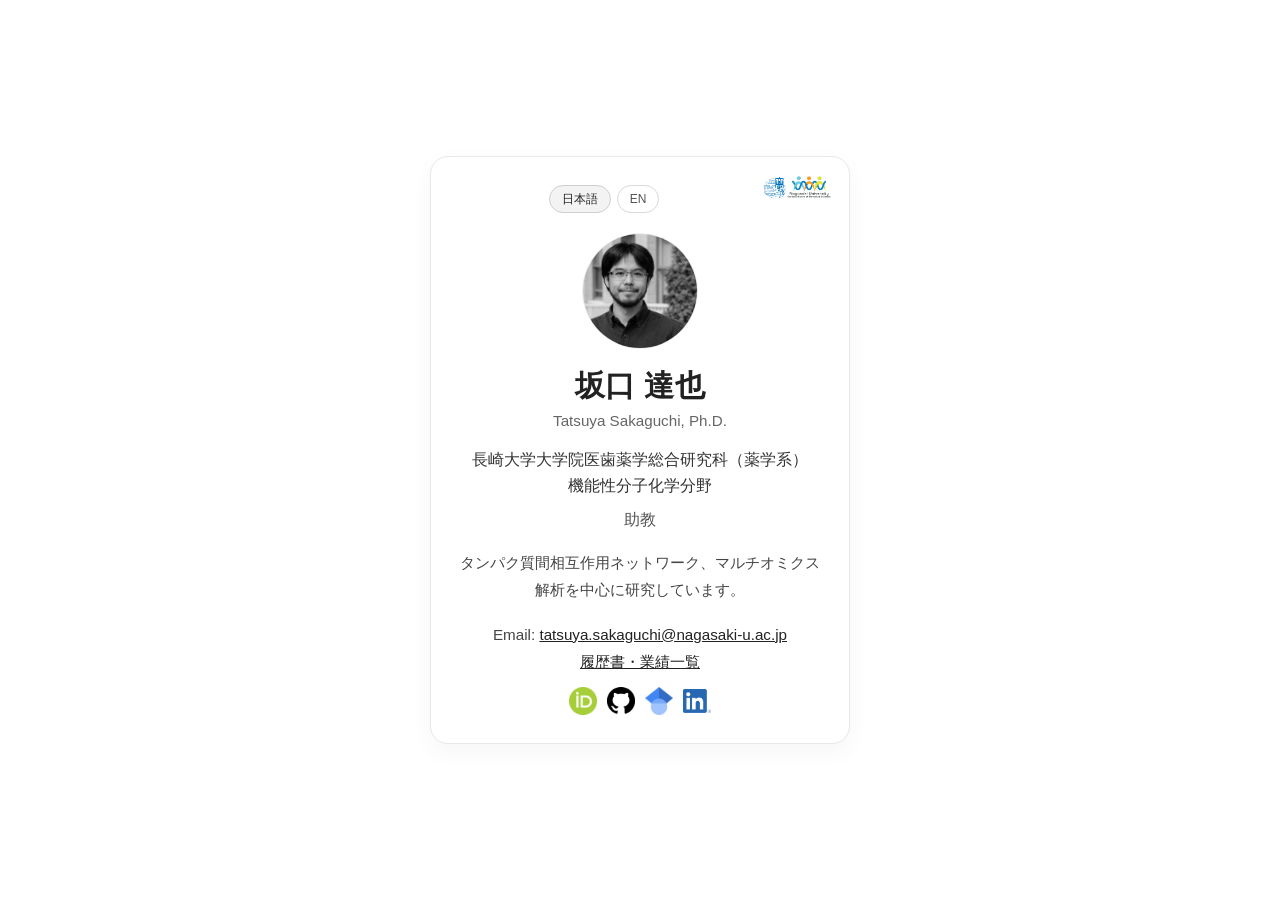
<file: index.html>
<!DOCTYPE html>
<html lang="ja">

<head>
    <meta charset="UTF-8">
    <meta name="viewport" content="width=device-width, initial-scale=1.0">
    <title>Tatsuya Sakaguchi</title>
    <meta name="description" content="Personal academic card site">
    <link rel="stylesheet" href="style.css">
    <!-- favicon -->
    <link rel="icon" href="images/favicon.png">

    <!-- SNS preview (Open Graph) -->
    <meta property="og:title" content="Tatsuya Sakaguchi">
    <meta property="og:type" content="website">
    <meta property="og:image" content="images/profile.png">
</head>

<body>
    <main class="page">
        <section class="card">
            <img src="images/logo.png" alt="Institution logo" class="logo" loading="lazy">

            <div class="lang-switch" aria-label="Language switch">
                <button id="jaBtn" class="lang-btn active" type="button">日本語</button>
                <button id="enBtn" class="lang-btn" type="button">EN</button>
            </div>

            <img src="images/profile.png" alt="Profile photo" class="profile" loading="lazy">

            <div class="content lang-ja">
                <h1 class="name">坂口 達也</h1>
                <p class="name-sub">Tatsuya Sakaguchi, Ph.D.</p>

                <p class="affiliation">
                    長崎大学大学院医歯薬学総合研究科（薬学系）<br>
                    機能性分子化学分野
                </p>

                <p class="role">
                    助教
                </p>

                <p class="intro">
                    タンパク質間相互作用ネットワーク、マルチオミクス解析を中心に研究しています。
                </p>

                <p class="email">Email: <a
                        href="mailto:tatsuya.sakaguchi@nagasaki-u.ac.jp">tatsuya.sakaguchi@nagasaki-u.ac.jp</a></p>
                <p class="cv-link"><a href="cv.html">履歴書・業績一覧</a></p>
            </div>

            <div class="content lang-en hidden">
                <h1 class="name">Tatsuya Sakaguchi</h1>
                <p class="name-sub">Ph.D.</p>

                <p class="affiliation">
                    Division of Chemistry of Functional Molecules,<br>
                    Graduate School of Biomedical Science<br>
                    Nagasaki University
                </p>

                <p class="role">
                    Assistant Professor
                </p>

                <p class="intro">
                    My research focuses on protein–protein interaction networks and multi-omics analyses.
                </p>

                <p class="email">Email: <a
                        href="mailto:tatsuya.sakaguchi@nagasaki-u.ac.jp">tatsuya.sakaguchi@nagasaki-u.ac.jp</a></p>
                <p class="cv-link"><a href="cv.html">CV &amp; Bibliography</a></p>

            </div>

            <div class="social-links">
                <a href="https://orcid.org/0000-0002-5899-9297" target="_blank" aria-label="ORCID" title="ORCID">
                    <img src="images/orcid.png" alt="ORCID">
                </a>
                <a href="https://github.com/ttyskg" target="_blank" aria-label="GitHub" title="GitHub">
                    <img src="images/github.png" alt="GitHub">
                </a>
                <a href="https://scholar.google.co.jp/citations?user=iegt9uoAAAAJ" target="_blank"
                    aria-label="Google Scholar" title="Google Scholar">
                    <img src="images/google-scholar.png" alt="Google Scholar">
                </a>
                <a href="https://www.linkedin.com/in/tatsuya-sakauchi" target="_blank" aria-label="LinkedIn"
                    title="LinkedIn">
                    <img src="images/linkedin.png" alt="LinkedIn">
                </a>
            </div>
        </section>
    </main>

    <script src="script.js"></script>
</body>

</html>
</file>
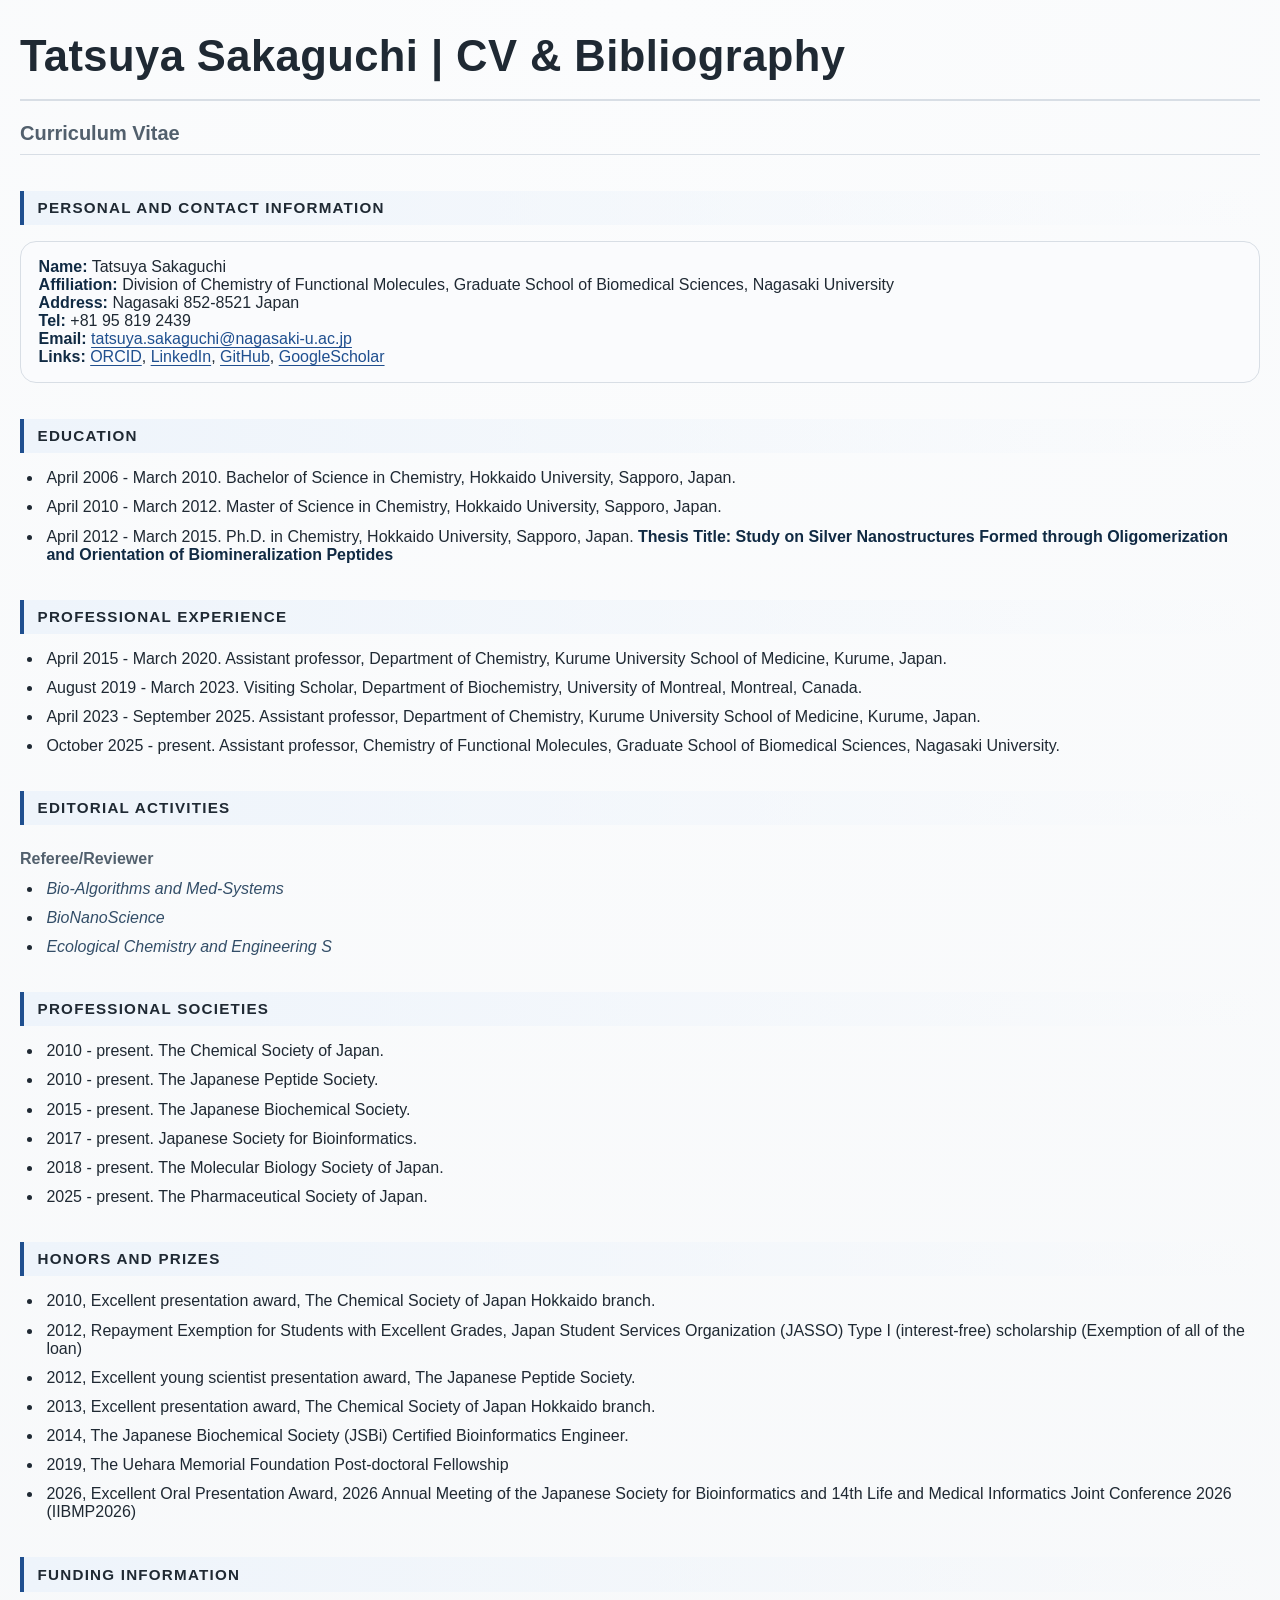
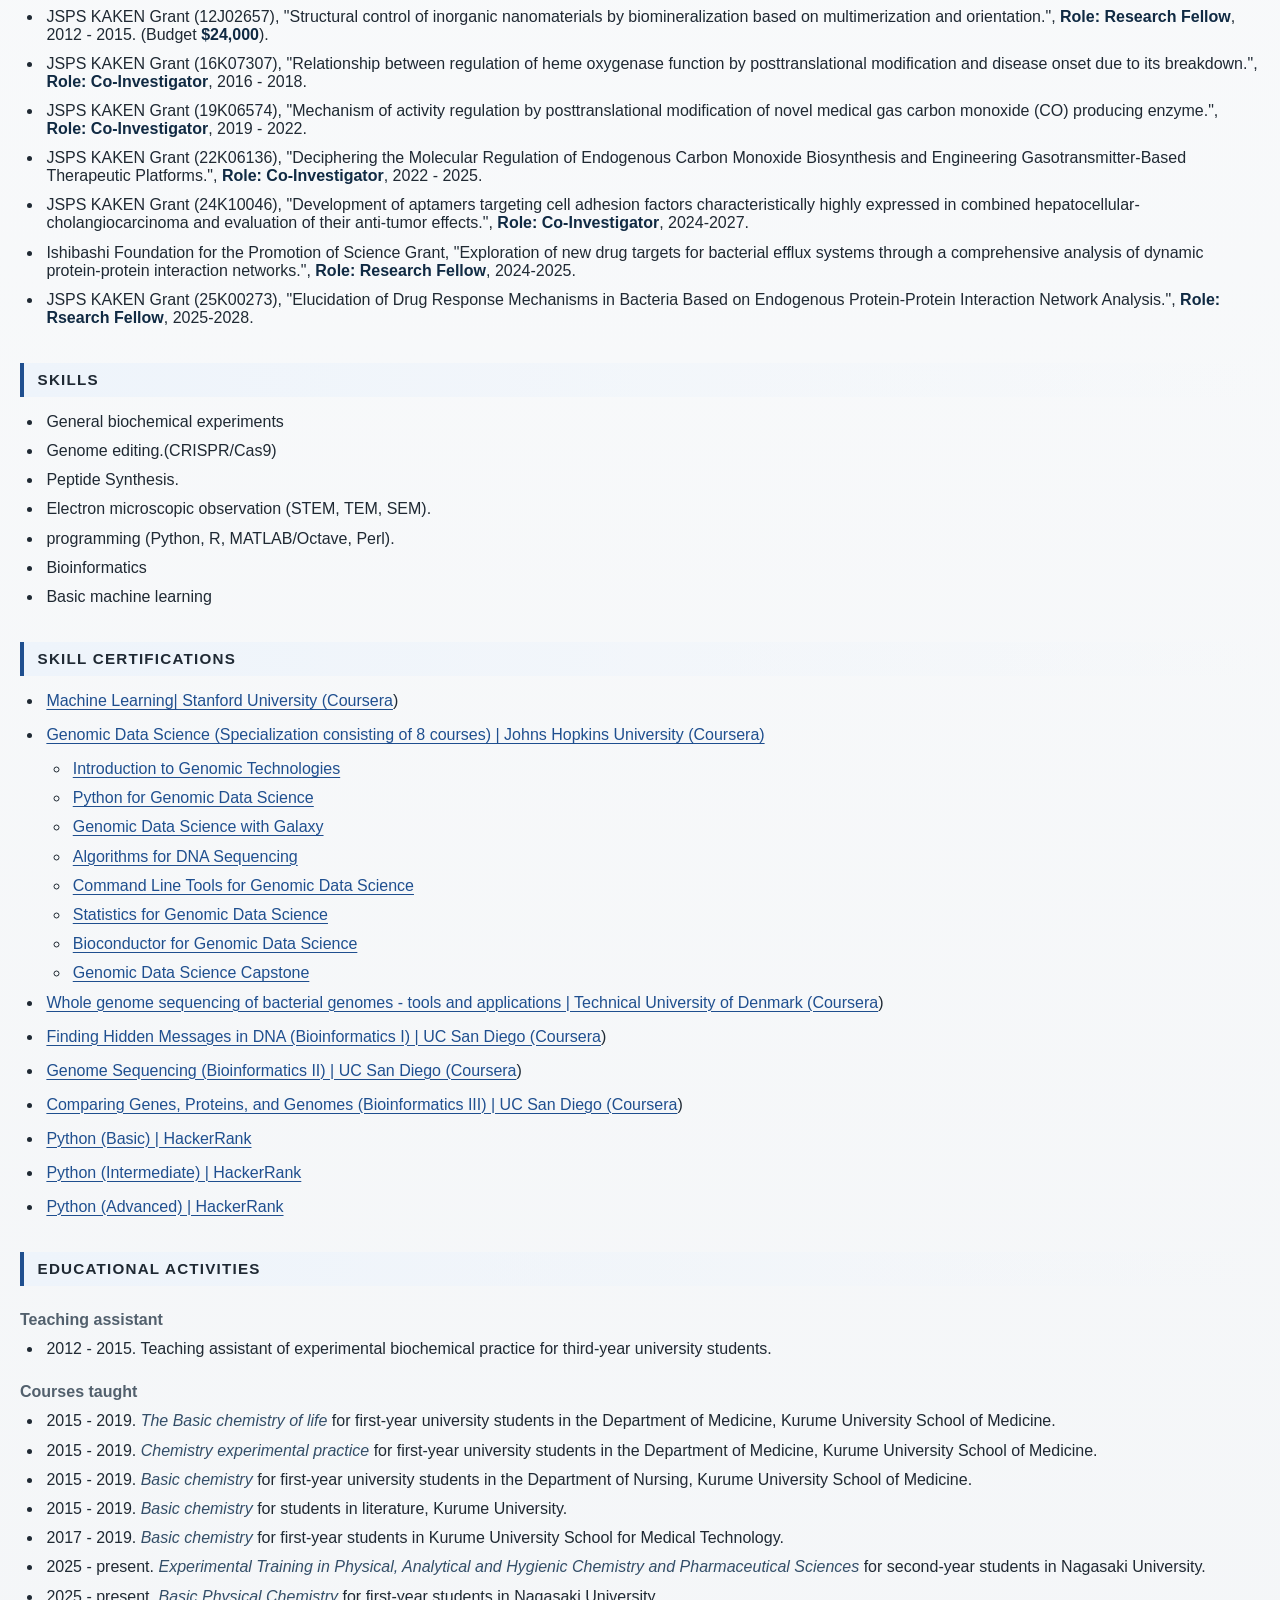
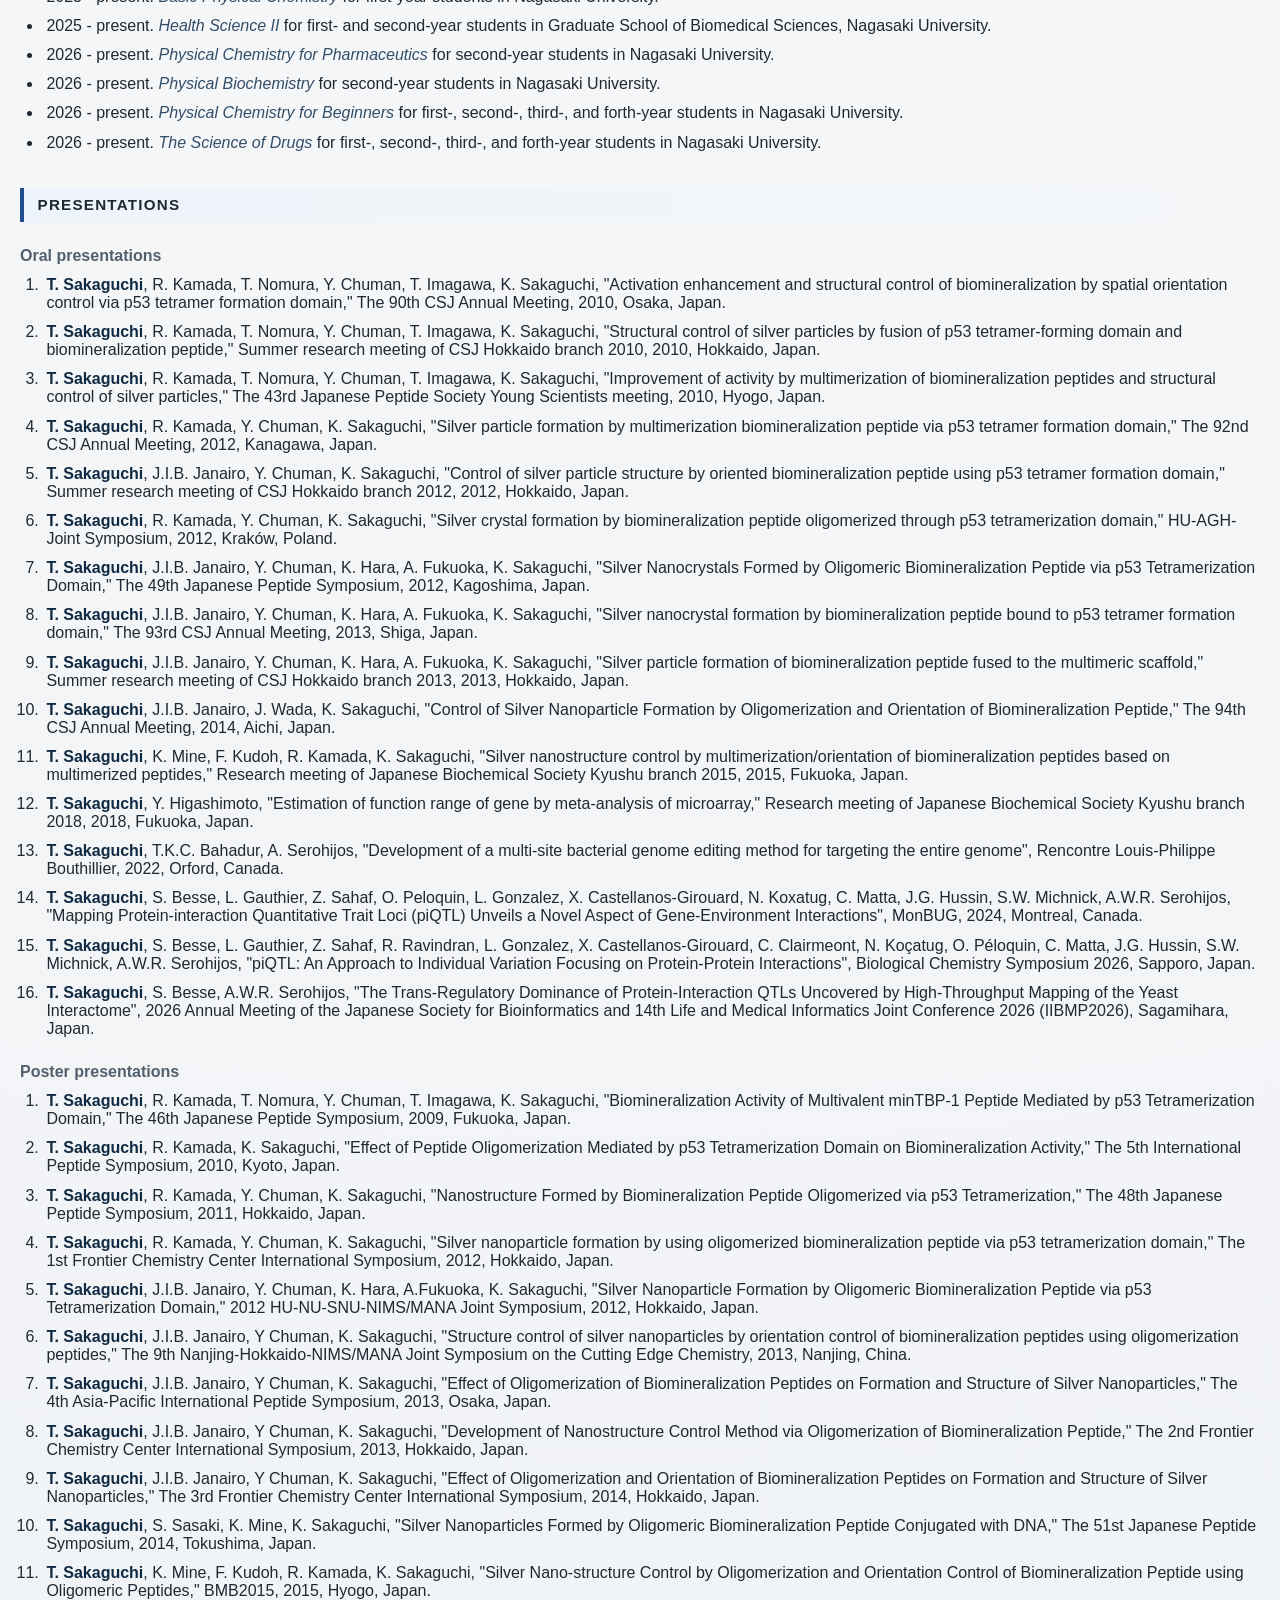
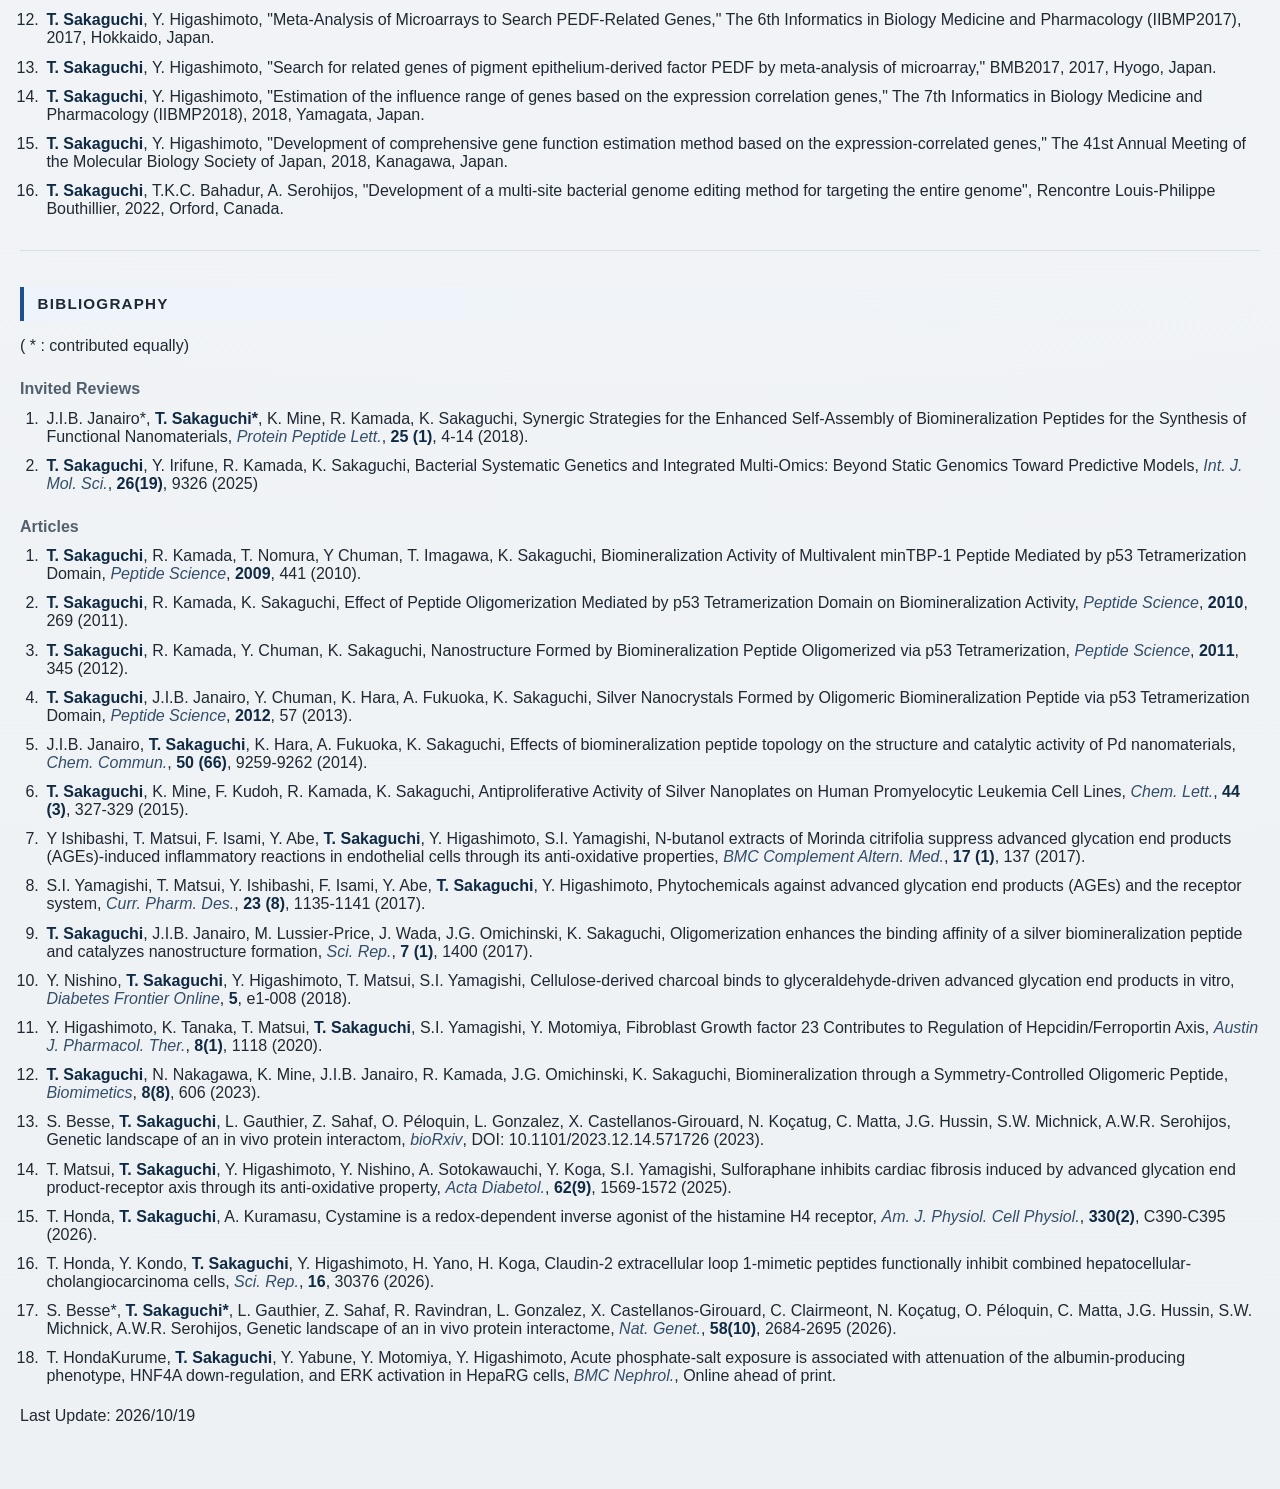
<file: cv.html>
<!DOCTYPE html>
<html xmlns="http://www.w3.org/1999/xhtml" lang="" xml:lang="">
<head>
  <meta charset="utf-8" />
  <meta name="generator" content="pandoc" />
  <meta name="viewport" content="width=device-width, initial-scale=1.0, user-scalable=yes" />
  <title>Tatsuya Sakaguchi | CV &amp; Bibliography</title>
  <style>
    code{white-space: pre-wrap;}
    span.smallcaps{font-variant: small-caps;}
    div.columns{display: flex; gap: min(4vw, 1.5em);}
    div.column{flex: auto; overflow-x: auto;}
    div.hanging-indent{margin-left: 1.5em; text-indent: -1.5em;}
    /* The extra [class] is a hack that increases specificity enough to
       override a similar rule in reveal.js */
    ul.task-list[class]{list-style: none;}
    ul.task-list li input[type="checkbox"] {
      font-size: inherit;
      width: 0.8em;
      margin: 0 0.8em 0.2em -1.6em;
      vertical-align: middle;
    }
    .display.math{display: block; text-align: center; margin: 0.5rem auto;}
  </style>
  <link rel="stylesheet" href="cv.css" />
</head>
<body>
<header id="title-block-header">
<h1 class="title">Tatsuya Sakaguchi | CV &amp; Bibliography</h1>
</header>
<h1 id="curriculum-vitae">Curriculum Vitae</h1>
<h2 id="personal-and-contact-information">Personal and contact
information</h2>
<p><strong>Name:</strong> Tatsuya Sakaguchi<br />
<strong>Affiliation:</strong> Division of Chemistry of Functional
Molecules, Graduate School of Biomedical Sciences, Nagasaki
University<br />
<strong>Address:</strong> Nagasaki 852-8521 Japan<br />
<strong>Tel:</strong> +81 95 819 2439<br />
<strong>Email:</strong> <a
href="mailto:tatsuya.sakaguchi@nagasaki-u.ac.jp">tatsuya.sakaguchi@nagasaki-u.ac.jp</a><br />
<strong>Links:</strong> <a
href="https://orcid.org/0000-0002-5899-9297">ORCID</a>, <a
href="www.linkedin.com/in/tatsuya-sakauchi">LinkedIn</a>, <a
href="https://github.com/ttyskg">GitHub</a>, <a
href="https://scholar.google.co.jp/citations?user=iegt9uoAAAAJ">GoogleScholar</a></p>
<h2 id="education">Education</h2>
<ul>
<li>April 2006 - March 2010. Bachelor of Science in Chemistry, Hokkaido
University, Sapporo, Japan.</li>
<li>April 2010 - March 2012. Master of Science in Chemistry, Hokkaido
University, Sapporo, Japan.</li>
<li>April 2012 - March 2015. Ph.D. in Chemistry, Hokkaido University,
Sapporo, Japan. <strong>Thesis Title: Study on Silver Nanostructures
Formed through Oligomerization and Orientation of Biomineralization
Peptides</strong></li>
</ul>
<h2 id="professional-experience">Professional experience</h2>
<ul>
<li>April 2015 - March 2020. Assistant professor, Department of
Chemistry, Kurume University School of Medicine, Kurume, Japan.</li>
<li>August 2019 - March 2023. Visiting Scholar, Department of
Biochemistry, University of Montreal, Montreal, Canada.</li>
<li>April 2023 - September 2025. Assistant professor, Department of
Chemistry, Kurume University School of Medicine, Kurume, Japan.</li>
<li>October 2025 - present. Assistant professor, Chemistry of Functional
Molecules, Graduate School of Biomedical Sciences, Nagasaki
University.</li>
</ul>
<h2 id="editorial-activities">Editorial Activities</h2>
<h3 id="refereereviewer">Referee/Reviewer</h3>
<ul>
<li><em>Bio-Algorithms and Med-Systems</em></li>
<li><em>BioNanoScience</em></li>
<li><em>Ecological Chemistry and Engineering S</em></li>
</ul>
<h2 id="professional-societies">Professional Societies</h2>
<ul>
<li>2010 - present. The Chemical Society of Japan.</li>
<li>2010 - present. The Japanese Peptide Society.</li>
<li>2015 - present. The Japanese Biochemical Society.</li>
<li>2017 - present. Japanese Society for Bioinformatics.</li>
<li>2018 - present. The Molecular Biology Society of Japan.</li>
<li>2025 - present. The Pharmaceutical Society of Japan.</li>
</ul>
<h2 id="honors-and-prizes">Honors and Prizes</h2>
<ul>
<li>2010, Excellent presentation award, The Chemical Society of Japan
Hokkaido branch.</li>
<li>2012, Repayment Exemption for Students with Excellent Grades, Japan
Student Services Organization (JASSO) Type I (interest-free) scholarship
(Exemption of all of the loan)</li>
<li>2012, Excellent young scientist presentation award, The Japanese
Peptide Society.</li>
<li>2013, Excellent presentation award, The Chemical Society of Japan
Hokkaido branch.</li>
<li>2014, The Japanese Biochemical Society (JSBi) Certified
Bioinformatics Engineer.</li>
<li>2019, The Uehara Memorial Foundation Post-doctoral Fellowship</li>
<li>2026, Excellent Oral Presentation Award, 2026 Annual Meeting of the
Japanese Society for Bioinformatics and 14th Life and Medical
Informatics Joint Conference 2026 (IIBMP2026)</li>
</ul>
<h2 id="funding-information">Funding Information</h2>
<ul>
<li>JSPS KAKEN Grant (12J02657), "Structural control of inorganic
nanomaterials by biomineralization based on multimerization and
orientation.", <strong>Role: Research Fellow</strong>, 2012 - 2015.
(Budget <strong>$24,000</strong>).</li>
<li>JSPS KAKEN Grant (16K07307), "Relationship between regulation of
heme oxygenase function by posttranslational modification and disease
onset due to its breakdown.", <strong>Role: Co-Investigator</strong>,
2016 - 2018.</li>
<li>JSPS KAKEN Grant (19K06574), "Mechanism of activity regulation by
posttranslational modification of novel medical gas carbon monoxide (CO)
producing enzyme.", <strong>Role: Co-Investigator</strong>, 2019 -
2022.</li>
<li>JSPS KAKEN Grant (22K06136), "Deciphering the Molecular Regulation
of Endogenous Carbon Monoxide Biosynthesis and Engineering
Gasotransmitter-Based Therapeutic Platforms.", <strong>Role:
Co-Investigator</strong>, 2022 - 2025.</li>
<li>JSPS KAKEN Grant (24K10046), "Development of aptamers targeting cell
adhesion factors characteristically highly expressed in combined
hepatocellular-cholangiocarcinoma and evaluation of their anti-tumor
effects.", <strong>Role: Co-Investigator</strong>, 2024-2027.</li>
<li>Ishibashi Foundation for the Promotion of Science Grant,
"Exploration of new drug targets for bacterial efflux systems through a
comprehensive analysis of dynamic protein-protein interaction
networks.", <strong>Role: Research Fellow</strong>, 2024-2025.</li>
<li>JSPS KAKEN Grant (25K00273), "Elucidation of Drug Response
Mechanisms in Bacteria Based on Endogenous Protein-Protein Interaction
Network Analysis.", <strong>Role: Rsearch Fellow</strong>,
2025-2028.</li>
</ul>
<h2 id="skills">Skills</h2>
<ul>
<li>General biochemical experiments</li>
<li>Genome editing.(CRISPR/Cas9)</li>
<li>Peptide Synthesis.</li>
<li>Electron microscopic observation (STEM, TEM, SEM).</li>
<li>programming (Python, R, MATLAB/Octave, Perl).</li>
<li>Bioinformatics</li>
<li>Basic machine learning</li>
</ul>
<h2 id="skill-certifications">Skill certifications</h2>
<ul>
<li><p><a
href="https://coursera.org/share/555e13f5c53b39d1564565a2376989f5">Machine
Learning| Stanford University (Coursera</a>)</p></li>
<li><p><a
href="https://coursera.org/share/0026b1db160a0f51dc5f18ba1e37bf10">Genomic
Data Science (Specialization consisting of 8 courses) | Johns Hopkins
University (Coursera)</a></p>
<ul>
<li><a
href="https://coursera.org/share/411399ad0ecf6afc83c25c286084ff5a">Introduction
to Genomic Technologies</a></li>
<li><a
href="https://coursera.org/share/435c62140ab21e4fa44a3760c6d1917c">Python
for Genomic Data Science</a></li>
<li><a
href="https://coursera.org/share/256ee3ba4477d8e5677bbd53b7688507">Genomic
Data Science with Galaxy</a></li>
<li><a
href="https://coursera.org/share/c247a90bef0ff24123c1c92ca2355e63">Algorithms
for DNA Sequencing</a></li>
<li><a
href="https://coursera.org/share/38b8c677314f036ce00c96ff87b96974">Command
Line Tools for Genomic Data Science</a></li>
<li><a
href="https://coursera.org/share/56e97c549a8aa336c4c48452f6c55dfa">Statistics
for Genomic Data Science</a></li>
<li><a
href="https://coursera.org/share/39947489026dad5bf0b75387b51fec2c">Bioconductor
for Genomic Data Science</a></li>
<li><a
href="https://coursera.org/share/0026b1db160a0f51dc5f18ba1e37bf10">Genomic
Data Science Capstone</a></li>
</ul></li>
<li><p><a
href="https://coursera.org/share/84c2e4783d71bb0bf38361c0967fff62">Whole
genome sequencing of bacterial genomes - tools and applications |
Technical University of Denmark (Coursera</a>)</p></li>
<li><p><a
href="https://coursera.org/share/7b7e7c73d77ac5893320697e92bee8b4">Finding
Hidden Messages in DNA (Bioinformatics I) | UC San Diego
(Coursera</a>)</p></li>
<li><p><a
href="https://coursera.org/share/50fd806c52b1050c6b750eed9b25a455">Genome
Sequencing (Bioinformatics II) | UC San Diego (Coursera</a>)</p></li>
<li><p><a
href="https://coursera.org/share/f47397903c3accbe3626493d7ee947cf">Comparing
Genes, Proteins, and Genomes (Bioinformatics III) | UC San Diego
(Coursera</a>)</p></li>
<li><p><a
href="https://www.hackerrank.com/certificates/8d0935bc870d">Python
(Basic) | HackerRank</a></p></li>
<li><p><a
href="https://www.hackerrank.com/certificates/78582e40bc74">Python
(Intermediate) | HackerRank</a></p></li>
<li><p><a
href="https://www.hackerrank.com/certificates/1b8d7ac1b7f7">Python
(Advanced) | HackerRank</a></p></li>
</ul>
<h2 id="educational-activities">Educational activities</h2>
<h3 id="teaching-assistant">Teaching assistant</h3>
<ul>
<li>2012 - 2015. Teaching assistant of experimental biochemical practice
for third-year university students.</li>
</ul>
<h3 id="courses-taught">Courses taught</h3>
<ul>
<li>2015 - 2019. <em>The Basic chemistry of life</em> for first-year
university students in the Department of Medicine, Kurume University
School of Medicine.</li>
<li>2015 - 2019. <em>Chemistry experimental practice</em> for first-year
university students in the Department of Medicine, Kurume University
School of Medicine.</li>
<li>2015 - 2019. <em>Basic chemistry</em> for first-year university
students in the Department of Nursing, Kurume University School of
Medicine.</li>
<li>2015 - 2019. <em>Basic chemistry</em> for students in literature,
Kurume University.</li>
<li>2017 - 2019. <em>Basic chemistry</em> for first-year students in
Kurume University School for Medical Technology.</li>
<li>2025 - present. <em>Experimental Training in Physical, Analytical
and Hygienic Chemistry and Pharmaceutical Sciences</em> for second-year
students in Nagasaki University.</li>
<li>2025 - present. <em>Basic Physical Chemistry</em> for first-year
students in Nagasaki University.</li>
<li>2025 - present. <em>Health Science II</em> for first- and
second-year students in Graduate School of Biomedical Sciences, Nagasaki
University.</li>
<li>2026 - present. <em>Physical Chemistry for Pharmaceutics</em> for
second-year students in Nagasaki University.</li>
<li>2026 - present. <em>Physical Biochemistry</em> for second-year
students in Nagasaki University.</li>
<li>2026 - present. <em>Physical Chemistry for Beginners</em> for
first-, second-, third-, and forth-year students in Nagasaki
University.</li>
<li>2026 - present. <em>The Science of Drugs</em> for first-, second-,
third-, and forth-year students in Nagasaki University.</li>
</ul>
<h2 id="presentations">Presentations</h2>
<h3 id="oral-presentations">Oral presentations</h3>
<ol type="1">
<li><strong>T. Sakaguchi</strong>, R. Kamada, T. Nomura, Y. Chuman, T.
Imagawa, K. Sakaguchi, "Activation enhancement and structural control of
biomineralization by spatial orientation control via p53 tetramer
formation domain," The 90th CSJ Annual Meeting, 2010, Osaka, Japan.</li>
<li><strong>T. Sakaguchi</strong>, R. Kamada, T. Nomura, Y. Chuman, T.
Imagawa, K. Sakaguchi, "Structural control of silver particles by fusion
of p53 tetramer-forming domain and biomineralization peptide," Summer
research meeting of CSJ Hokkaido branch 2010, 2010, Hokkaido,
Japan.</li>
<li><strong>T. Sakaguchi</strong>, R. Kamada, T. Nomura, Y. Chuman, T.
Imagawa, K. Sakaguchi, "Improvement of activity by multimerization of
biomineralization peptides and structural control of silver particles,"
The 43rd Japanese Peptide Society Young Scientists meeting, 2010, Hyogo,
Japan.</li>
<li><strong>T. Sakaguchi</strong>, R. Kamada, Y. Chuman, K. Sakaguchi,
"Silver particle formation by multimerization biomineralization peptide
via p53 tetramer formation domain," The 92nd CSJ Annual Meeting, 2012,
Kanagawa, Japan.</li>
<li><strong>T. Sakaguchi</strong>, J.I.B. Janairo, Y. Chuman, K.
Sakaguchi, "Control of silver particle structure by oriented
biomineralization peptide using p53 tetramer formation domain," Summer
research meeting of CSJ Hokkaido branch 2012, 2012, Hokkaido,
Japan.</li>
<li><strong>T. Sakaguchi</strong>, R. Kamada, Y. Chuman, K. Sakaguchi,
"Silver crystal formation by biomineralization peptide oligomerized
through p53 tetramerization domain," HU-AGH-Joint Symposium, 2012,
Kraków, Poland.</li>
<li><strong>T. Sakaguchi</strong>, J.I.B. Janairo, Y. Chuman, K. Hara,
A. Fukuoka, K. Sakaguchi, "Silver Nanocrystals Formed by Oligomeric
Biomineralization Peptide via p53 Tetramerization Domain," The 49th
Japanese Peptide Symposium, 2012, Kagoshima, Japan.</li>
<li><strong>T. Sakaguchi</strong>, J.I.B. Janairo, Y. Chuman, K. Hara,
A. Fukuoka, K. Sakaguchi, "Silver nanocrystal formation by
biomineralization peptide bound to p53 tetramer formation domain," The
93rd CSJ Annual Meeting, 2013, Shiga, Japan.</li>
<li><strong>T. Sakaguchi</strong>, J.I.B. Janairo, Y. Chuman, K. Hara,
A. Fukuoka, K. Sakaguchi, "Silver particle formation of
biomineralization peptide fused to the multimeric scaffold," Summer
research meeting of CSJ Hokkaido branch 2013, 2013, Hokkaido,
Japan.</li>
<li><strong>T. Sakaguchi</strong>, J.I.B. Janairo, J. Wada, K.
Sakaguchi, "Control of Silver Nanoparticle Formation by Oligomerization
and Orientation of Biomineralization Peptide," The 94th CSJ Annual
Meeting, 2014, Aichi, Japan.</li>
<li><strong>T. Sakaguchi</strong>, K. Mine, F. Kudoh, R. Kamada, K.
Sakaguchi, "Silver nanostructure control by multimerization/orientation
of biomineralization peptides based on multimerized peptides," Research
meeting of Japanese Biochemical Society Kyushu branch 2015, 2015,
Fukuoka, Japan.</li>
<li><strong>T. Sakaguchi</strong>, Y. Higashimoto, "Estimation of
function range of gene by meta-analysis of microarray," Research meeting
of Japanese Biochemical Society Kyushu branch 2018, 2018, Fukuoka,
Japan.</li>
<li><strong>T. Sakaguchi</strong>, T.K.C. Bahadur, A. Serohijos,
"Development of a multi-site bacterial genome editing method for
targeting the entire genome", Rencontre Louis-Philippe Bouthillier,
2022, Orford, Canada.</li>
<li><strong>T. Sakaguchi</strong>, S. Besse, L. Gauthier, Z. Sahaf, O.
Peloquin, L. Gonzalez, X. Castellanos-Girouard, N. Koxatug, C. Matta,
J.G. Hussin, S.W. Michnick, A.W.R. Serohijos, "Mapping
Protein-interaction Quantitative Trait Loci (piQTL) Unveils a Novel
Aspect of Gene-Environment Interactions", MonBUG, 2024, Montreal,
Canada.</li>
<li><strong>T. Sakaguchi</strong>, S. Besse, L. Gauthier, Z. Sahaf, R.
Ravindran, L. Gonzalez, X. Castellanos-Girouard, C. Clairmeont, N.
Koçatug, O. Péloquin, C. Matta, J.G. Hussin, S.W. Michnick, A.W.R.
Serohijos, "piQTL: An Approach to Individual Variation Focusing on
Protein-Protein Interactions", Biological Chemistry Symposium 2026,
Sapporo, Japan.</li>
<li><strong>T. Sakaguchi</strong>, S. Besse, A.W.R. Serohijos, "The
Trans-Regulatory Dominance of Protein-Interaction QTLs Uncovered by
High-Throughput Mapping of the Yeast Interactome", 2026 Annual Meeting
of the Japanese Society for Bioinformatics and 14th Life and Medical
Informatics Joint Conference 2026 (IIBMP2026), Sagamihara, Japan.</li>
</ol>
<h3 id="poster-presentations">Poster presentations</h3>
<ol type="1">
<li><strong>T. Sakaguchi</strong>, R. Kamada, T. Nomura, Y. Chuman, T.
Imagawa, K. Sakaguchi, "Biomineralization Activity of Multivalent
minTBP-1 Peptide Mediated by p53 Tetramerization Domain," The 46th
Japanese Peptide Symposium, 2009, Fukuoka, Japan.</li>
<li><strong>T. Sakaguchi</strong>, R. Kamada, K. Sakaguchi, "Effect of
Peptide Oligomerization Mediated by p53 Tetramerization Domain on
Biomineralization Activity," The 5th International Peptide Symposium,
2010, Kyoto, Japan.</li>
<li><strong>T. Sakaguchi</strong>, R. Kamada, Y. Chuman, K. Sakaguchi,
"Nanostructure Formed by Biomineralization Peptide Oligomerized via p53
Tetramerization," The 48th Japanese Peptide Symposium, 2011, Hokkaido,
Japan.</li>
<li><strong>T. Sakaguchi</strong>, R. Kamada, Y. Chuman, K. Sakaguchi,
"Silver nanoparticle formation by using oligomerized biomineralization
peptide via p53 tetramerization domain," The 1st Frontier Chemistry
Center International Symposium, 2012, Hokkaido, Japan.</li>
<li><strong>T. Sakaguchi</strong>, J.I.B. Janairo, Y. Chuman, K. Hara,
A.Fukuoka, K. Sakaguchi, "Silver Nanoparticle Formation by Oligomeric
Biomineralization Peptide via p53 Tetramerization Domain," 2012
HU-NU-SNU-NIMS/MANA Joint Symposium, 2012, Hokkaido, Japan.</li>
<li><strong>T. Sakaguchi</strong>, J.I.B. Janairo, Y Chuman, K.
Sakaguchi, "Structure control of silver nanoparticles by orientation
control of biomineralization peptides using oligomerization peptides,"
The 9th Nanjing-Hokkaido-NIMS/MANA Joint Symposium on the Cutting Edge
Chemistry, 2013, Nanjing, China.</li>
<li><strong>T. Sakaguchi</strong>, J.I.B. Janairo, Y Chuman, K.
Sakaguchi, "Effect of Oligomerization of Biomineralization Peptides on
Formation and Structure of Silver Nanoparticles," The 4th Asia-Pacific
International Peptide Symposium, 2013, Osaka, Japan.</li>
<li><strong>T. Sakaguchi</strong>, J.I.B. Janairo, Y Chuman, K.
Sakaguchi, "Development of Nanostructure Control Method via
Oligomerization of Biomineralization Peptide," The 2nd Frontier
Chemistry Center International Symposium, 2013, Hokkaido, Japan.</li>
<li><strong>T. Sakaguchi</strong>, J.I.B. Janairo, Y Chuman, K.
Sakaguchi, "Effect of Oligomerization and Orientation of
Biomineralization Peptides on Formation and Structure of Silver
Nanoparticles," The 3rd Frontier Chemistry Center International
Symposium, 2014, Hokkaido, Japan.</li>
<li><strong>T. Sakaguchi</strong>, S. Sasaki, K. Mine, K. Sakaguchi,
"Silver Nanoparticles Formed by Oligomeric Biomineralization Peptide
Conjugated with DNA," The 51st Japanese Peptide Symposium, 2014,
Tokushima, Japan.</li>
<li><strong>T. Sakaguchi</strong>, K. Mine, F. Kudoh, R. Kamada, K.
Sakaguchi, "Silver Nano-structure Control by Oligomerization and
Orientation Control of Biomineralization Peptide using Oligomeric
Peptides," BMB2015, 2015, Hyogo, Japan.</li>
<li><strong>T. Sakaguchi</strong>, Y. Higashimoto, "Meta-Analysis of
Microarrays to Search PEDF-Related Genes," The 6th Informatics in
Biology Medicine and Pharmacology (IIBMP2017), 2017, Hokkaido,
Japan.</li>
<li><strong>T. Sakaguchi</strong>, Y. Higashimoto, "Search for related
genes of pigment epithelium-derived factor PEDF by meta-analysis of
microarray," BMB2017, 2017, Hyogo, Japan.</li>
<li><strong>T. Sakaguchi</strong>, Y. Higashimoto, "Estimation of the
influence range of genes based on the expression correlation genes," The
7th Informatics in Biology Medicine and Pharmacology (IIBMP2018), 2018,
Yamagata, Japan.</li>
<li><strong>T. Sakaguchi</strong>, Y. Higashimoto, "Development of
comprehensive gene function estimation method based on the
expression-correlated genes," The 41st Annual Meeting of the Molecular
Biology Society of Japan, 2018, Kanagawa, Japan.</li>
<li><strong>T. Sakaguchi</strong>, T.K.C. Bahadur, A. Serohijos,
"Development of a multi-site bacterial genome editing method for
targeting the entire genome", Rencontre Louis-Philippe Bouthillier,
2022, Orford, Canada.</li>
</ol>
<hr />
<h2 id="bibliography">Bibliography</h2>
<p>( * : contributed equally)</p>
<h3 id="invited-reviews">Invited Reviews</h3>
<ol type="1">
<li>J.I.B. Janairo*, <strong>T. Sakaguchi*</strong>, K. Mine, R. Kamada,
K. Sakaguchi, Synergic Strategies for the Enhanced Self-Assembly of
Biomineralization Peptides for the Synthesis of Functional
Nanomaterials, <em>Protein Peptide Lett.</em>, <strong>25 (1)</strong>,
4-14 (2018).</li>
<li><strong>T. Sakaguchi</strong>, Y. Irifune, R. Kamada, K. Sakaguchi,
Bacterial Systematic Genetics and Integrated Multi-Omics: Beyond Static
Genomics Toward Predictive Models, <em>Int. J. Mol. Sci.</em>,
<strong>26(19)</strong>, 9326 (2025)</li>
</ol>
<h3 id="articles">Articles</h3>
<ol type="1">
<li><strong>T. Sakaguchi</strong>, R. Kamada, T. Nomura, Y Chuman, T.
Imagawa, K. Sakaguchi, Biomineralization Activity of Multivalent
minTBP-1 Peptide Mediated by p53 Tetramerization Domain, <em>Peptide
Science</em>, <strong>2009</strong>, 441 (2010).</li>
<li><strong>T. Sakaguchi</strong>, R. Kamada, K. Sakaguchi, Effect of
Peptide Oligomerization Mediated by p53 Tetramerization Domain on
Biomineralization Activity, <em>Peptide Science</em>,
<strong>2010</strong>, 269 (2011).</li>
<li><strong>T. Sakaguchi</strong>, R. Kamada, Y. Chuman, K. Sakaguchi,
Nanostructure Formed by Biomineralization Peptide Oligomerized via p53
Tetramerization, <em>Peptide Science</em>, <strong>2011</strong>, 345
(2012).</li>
<li><strong>T. Sakaguchi</strong>, J.I.B. Janairo, Y. Chuman, K. Hara,
A. Fukuoka, K. Sakaguchi, Silver Nanocrystals Formed by Oligomeric
Biomineralization Peptide via p53 Tetramerization Domain, <em>Peptide
Science</em>, <strong>2012</strong>, 57 (2013).</li>
<li>J.I.B. Janairo, <strong>T. Sakaguchi</strong>, K. Hara, A. Fukuoka,
K. Sakaguchi, Effects of biomineralization peptide topology on the
structure and catalytic activity of Pd nanomaterials, <em>Chem.
Commun.</em>, <strong>50 (66)</strong>, 9259-9262 (2014).</li>
<li><strong>T. Sakaguchi</strong>, K. Mine, F. Kudoh, R. Kamada, K.
Sakaguchi, Antiproliferative Activity of Silver Nanoplates on Human
Promyelocytic Leukemia Cell Lines, <em>Chem. Lett.</em>, <strong>44
(3)</strong>, 327-329 (2015).</li>
<li>Y Ishibashi, T. Matsui, F. Isami, Y. Abe, <strong>T.
Sakaguchi</strong>, Y. Higashimoto, S.I. Yamagishi, N-butanol extracts
of Morinda citrifolia suppress advanced glycation end products
(AGEs)-induced inflammatory reactions in endothelial cells through its
anti-oxidative properties, <em>BMC Complement Altern. Med.</em>,
<strong>17 (1)</strong>, 137 (2017).</li>
<li>S.I. Yamagishi, T. Matsui, Y. Ishibashi, F. Isami, Y. Abe,
<strong>T. Sakaguchi</strong>, Y. Higashimoto, Phytochemicals against
advanced glycation end products (AGEs) and the receptor system,
<em>Curr. Pharm. Des.</em>, <strong>23 (8)</strong>, 1135-1141
(2017).</li>
<li><strong>T. Sakaguchi</strong>, J.I.B. Janairo, M. Lussier-Price, J.
Wada, J.G. Omichinski, K. Sakaguchi, Oligomerization enhances the
binding affinity of a silver biomineralization peptide and catalyzes
nanostructure formation, <em>Sci. Rep.</em>, <strong>7 (1)</strong>,
1400 (2017).</li>
<li>Y. Nishino, <strong>T. Sakaguchi</strong>, Y. Higashimoto, T.
Matsui, S.I. Yamagishi, Cellulose-derived charcoal binds to
glyceraldehyde-driven advanced glycation end products in vitro,
<em>Diabetes Frontier Online</em>, <strong>5</strong>, e1-008
(2018).</li>
<li>Y. Higashimoto, K. Tanaka, T. Matsui, <strong>T. Sakaguchi</strong>,
S.I. Yamagishi, Y. Motomiya, Fibroblast Growth factor 23 Contributes to
Regulation of Hepcidin/Ferroportin Axis, <em>Austin J. Pharmacol.
Ther.</em>, <strong>8(1)</strong>, 1118 (2020).</li>
<li><strong>T. Sakaguchi</strong>, N. Nakagawa, K. Mine, J.I.B. Janairo,
R. Kamada, J.G. Omichinski, K. Sakaguchi, Biomineralization through a
Symmetry-Controlled Oligomeric Peptide, <em>Biomimetics</em>,
<strong>8(8)</strong>, 606 (2023).</li>
<li>S. Besse, <strong>T. Sakaguchi</strong>, L. Gauthier, Z. Sahaf, O.
Péloquin, L. Gonzalez, X. Castellanos-Girouard, N. Koçatug, C. Matta,
J.G. Hussin, S.W. Michnick, A.W.R. Serohijos, Genetic landscape of an in
vivo protein interactom, <em>bioRxiv</em>, DOI:
10.1101/2023.12.14.571726 (2023).</li>
<li>T. Matsui, <strong>T. Sakaguchi</strong>, Y. Higashimoto, Y.
Nishino, A. Sotokawauchi, Y. Koga, S.I. Yamagishi, Sulforaphane inhibits
cardiac fibrosis induced by advanced glycation end product-receptor axis
through its anti-oxidative property, <em>Acta Diabetol.</em>,
<strong>62(9)</strong>, 1569-1572 (2025).</li>
<li>T. Honda, <strong>T. Sakaguchi</strong>, A. Kuramasu, Cystamine is a
redox-dependent inverse agonist of the histamine H4 receptor, <em>Am. J.
Physiol. Cell Physiol.</em>, <strong>330(2)</strong>, C390-C395
(2026).</li>
<li>T. Honda, Y. Kondo, <strong>T. Sakaguchi</strong>, Y. Higashimoto,
H. Yano, H. Koga, Claudin-2 extracellular loop 1-mimetic peptides
functionally inhibit combined hepatocellular-cholangiocarcinoma cells,
<em>Sci. Rep.</em>, <strong>16</strong>, 30376 (2026).</li>
<li>S. Besse*, <strong>T. Sakaguchi*</strong>, L. Gauthier, Z. Sahaf, R.
Ravindran, L. Gonzalez, X. Castellanos-Girouard, C. Clairmeont, N.
Koçatug, O. Péloquin, C. Matta, J.G. Hussin, S.W. Michnick, A.W.R.
Serohijos, Genetic landscape of an in vivo protein interactome, <em>Nat.
Genet.</em>, <strong>58(10)</strong>, 2684-2695 (2026).</li>
<li>T. HondaKurume, <strong>T. Sakaguchi</strong>, Y. Yabune, Y.
Motomiya, Y. Higashimoto, Acute phosphate-salt exposure is associated
with attenuation of the albumin-producing phenotype, HNF4A
down-regulation, and ERK activation in HepaRG cells, <em>BMC
Nephrol.</em>, Online ahead of print.</li>
</ol>
<p>Last Update: 2026/10/19</p>
</body>
</html>
</file>
<file: style.css>
* {
    box-sizing: border-box;
}

html,
body {
    margin: 0;
    padding: 0;
    background: #ffffff;
    color: #222222;
    font-family: -apple-system, BlinkMacSystemFont, "Segoe UI", Roboto, "Hiragino Sans", "Noto Sans JP", Arial, sans-serif;
}

body {
    min-height: 100vh;
}

.page {
    min-height: 100vh;
    display: flex;
    justify-content: center;
    align-items: center;
    padding: 24px;
}

.card {
    position: relative;
    width: 100%;
    max-width: 420px;
    background: #ffffff;
    border: 1px solid #e8e8e8;
    border-radius: 18px;
    padding: 28px 24px 24px;
    text-align: center;
    box-shadow: 0 8px 24px rgba(0, 0, 0, 0.04);
}

.logo {
    position: absolute;
    top: 18px;
    right: 18px;
    max-width: 72px;
    max-height: 40px;
    width: auto;
    height: auto;
    object-fit: contain;
}

.lang-switch {
    display: inline-flex;
    gap: 6px;
    margin-bottom: 20px;
    padding-right: 72px;
}

.lang-btn {
    appearance: none;
    border: 1px solid #d9d9d9;
    background: #ffffff;
    color: #555555;
    border-radius: 999px;
    padding: 7px 12px;
    font-size: 12px;
    line-height: 1;
    cursor: pointer;
}

.lang-btn.active {
    background: #f3f3f3;
    color: #222222;
    border-color: #cfcfcf;
}

.profile {
    width: 116px;
    height: 116px;
    object-fit: cover;
    border-radius: 50%;
    display: block;
    margin: 0 auto 18px;
    border: 1px solid #ececec;
}

.name {
    margin: 0;
    font-size: 1.9rem;
    font-weight: 700;
    line-height: 1.2;
    letter-spacing: 0.01em;
}

.name-sub {
    margin: 8px 0 18px;
    font-size: 0.95rem;
    color: #666666;
}

.affiliation {
    margin: 0;
    font-size: 0.98rem;
    line-height: 1.7;
    color: #333333;
}

.role {
    margin: 10px 0 18px;
    font-size: 0.98rem;
    color: #555555;
}

.intro {
    margin: 0 0 22px;
    font-size: 0.95rem;
    line-height: 1.8;
    color: #444444;
}

.email {
    margin: 0 0 10px;
    font-size: 0.95rem;
    color: #444444;
}

.email a {
    color: #222222;
    text-decoration: underline;
}

.email a:hover {
    color: #555555;
}

.cv-link {
    margin: 4px 0 0;
    font-size: 0.92rem;
}

.cv-link a {
    color: #222222;
    text-decoration: underline;
}

.cv-link a:hover {
    color: #555555;
}

.hidden {
    display: none;
}

.social-links {
    display: flex;
    justify-content: center;
    align-items: center;
    gap: 10px;
    margin-top: 15px;
}

.social-links img {
    width: 28px;
    height: auto;
    transition: opacity 0.2s ease;
}

.social-links img:hover {
    opacity: 0.7;
}

@media (max-width: 480px) {
    .page {
        padding: 16px;
    }

    .card {
        padding: 24px 18px 20px;
        border-radius: 16px;
    }

    .logo {
        position: absolute;

        top: 16px;
        right: 16px;

        width: 110px;
        height: auto;

        opacity: 0.85;

        object-fit: contain;
    }

    .lang-switch {
        padding-right: 64px;
    }

    .name {
        font-size: 1.7rem;
    }

    .intro,
    .affiliation,
    .role,
    .email,
    .cv-link {
        font-size: 0.93rem;
    }

    .social-links img {
        width: 20px;
    }
}
</file>
<file: cv.css>
:root {
    --cv-bg: #f3f5f7;
    --cv-surface: #ffffff;
    --cv-border: #d8dee5;
    --cv-border-strong: #aab6c2;
    --cv-text: #1f2933;
    --cv-muted: #52606d;
    --cv-accent: #1f4f8f;
    --cv-accent-soft: #eef4fb;
    --cv-shadow: 0 24px 60px rgba(31, 41, 51, 0.08);
}

* {
    box-sizing: border-box;
}

html,
body {
    margin: 0;
    padding: 0;
    background:
        radial-gradient(circle at top, #fbfcfd 0%, var(--cv-bg) 62%, #eef1f4 100%);
    color: var(--cv-text);
    font-family: -apple-system, BlinkMacSystemFont, "Segoe UI", Roboto, "Hiragino Sans", "Noto Sans JP", Arial, sans-serif;
}

body {
    padding: 32px 20px 48px;
}

main {
    max-width: 960px;
    margin: 0 auto;
    padding: 40px 48px 48px;
    background: var(--cv-surface);
    border: 1px solid rgba(170, 182, 194, 0.45);
    border-radius: 24px;
    box-shadow: var(--cv-shadow);
    line-height: 1.75;
}

header#title-block-header {
    margin-bottom: 18px;
    padding-bottom: 18px;
    border-bottom: 2px solid var(--cv-border);
}

header#title-block-header .title {
    margin: 0;
    font-size: clamp(2rem, 3.4vw, 2.8rem);
    line-height: 1.12;
    letter-spacing: 0.01em;
}

h1,
h2,
h3 {
    color: var(--cv-text);
    line-height: 1.3;
}

h1 {
    margin: 0 0 1.4rem;
    font-size: 1.35rem;
}

h1[id] {
    margin-top: 1.2rem;
    padding-bottom: 0.5rem;
    border-bottom: 1px solid var(--cv-border);
    font-size: 1.25rem;
    color: var(--cv-muted);
    font-weight: 600;
}

h2 {
    margin: 2.25rem 0 1rem;
    padding: 0.45rem 0.85rem;
    border-left: 4px solid var(--cv-accent);
    background: linear-gradient(90deg, var(--cv-accent-soft), rgba(238, 244, 251, 0));
    font-size: 0.95rem;
    font-weight: 700;
    letter-spacing: 0.08em;
    text-transform: uppercase;
}

h3 {
    margin: 1.5rem 0 0.6rem;
    font-size: 1rem;
    color: var(--cv-muted);
}

p,
li {
    font-size: 1rem;
}

p {
    margin: 0 0 1rem;
}

ul,
ol {
    margin: 0 0 1.35rem;
    padding-left: 1.45rem;
}

li {
    padding-left: 0.2rem;
}

li+li {
    margin-top: 0.7rem;
}

li>ul,
li>ol {
    margin-top: 0.65rem;
    margin-bottom: 0;
}

h2#personal-and-contact-information+p {
    margin-bottom: 1.5rem;
    padding: 1rem 1.1rem;
    background: #fafbfd;
    border: 1px solid var(--cv-border);
    border-radius: 16px;
}

strong {
    color: #102a43;
}

em {
    color: #334e68;
}

a {
    color: var(--cv-accent);
    text-decoration-thickness: 0.08em;
    text-underline-offset: 0.18em;
}

a:hover {
    color: #163d6b;
}

code {
    background: #f5f7fa;
    padding: 0.1em 0.3em;
    border-radius: 4px;
}

pre code {
    display: block;
    overflow-x: auto;
    padding: 12px;
}

hr {
    border: 0;
    border-top: 1px solid var(--cv-border);
    margin: 2rem 0;
}

@media (max-width: 720px) {
    body {
        padding: 16px 12px 32px;
    }

    main {
        padding: 24px 20px 28px;
        border-radius: 18px;
    }

    header#title-block-header {
        margin-bottom: 14px;
        padding-bottom: 14px;
    }

    h2 {
        margin-top: 1.8rem;
        padding: 0.4rem 0.7rem;
        font-size: 0.88rem;
        letter-spacing: 0.06em;
    }

    p,
    li {
        font-size: 0.96rem;
    }

    ul,
    ol {
        padding-left: 1.2rem;
    }
}

@media print {

    html,
    body {
        background: #ffffff;
    }

    body {
        padding: 0;
    }

    main {
        max-width: none;
        margin: 0;
        padding: 0;
        border: 0;
        border-radius: 0;
        box-shadow: none;
    }

    h2 {
        background: transparent;
        border-left: 3px solid #000000;
        padding-left: 0.6rem;
    }

    h1,
    h2,
    h3 {
        break-after: avoid-page;
        page-break-after: avoid;
    }

    li,
    p {
        break-inside: avoid-page;
    }

    a {
        color: inherit;
        text-decoration: none;
    }
}
</file>
